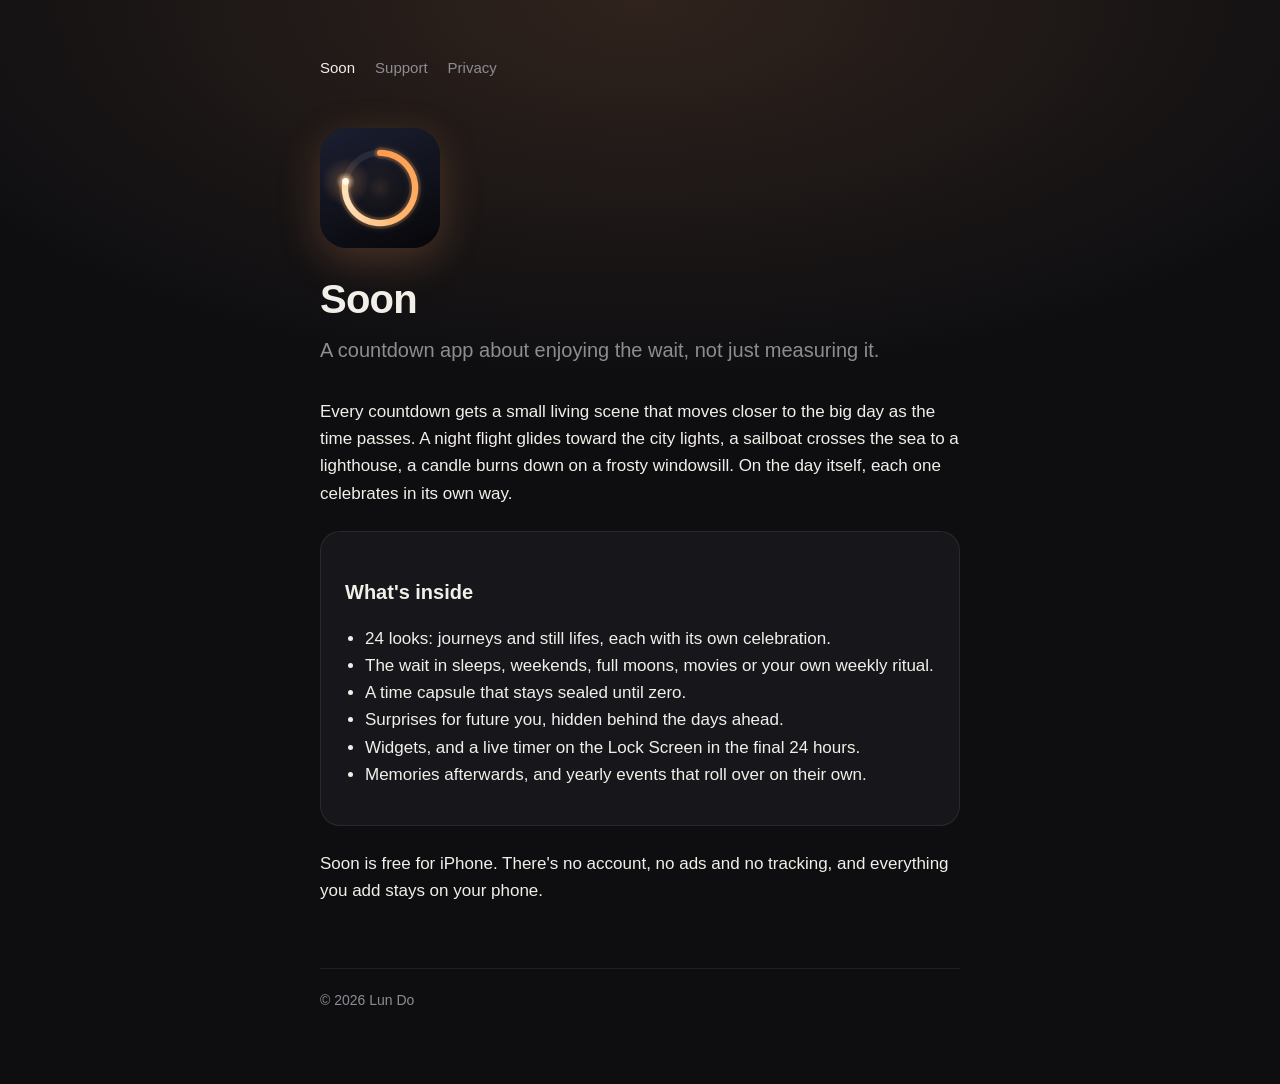
<file: index.html>
<!doctype html>
<html lang="en">
<head>
  <meta charset="utf-8">
  <meta name="viewport" content="width=device-width, initial-scale=1">
  <title>Soon</title>
  <meta name="description" content="A countdown app about enjoying the wait, not just measuring it.">
  <link rel="icon" href="icon.png">
  <link rel="stylesheet" href="style.css">
</head>
<body>
  <main>
    <nav>
      <a href="./" aria-current="page">Soon</a>
      <a href="support.html">Support</a>
      <a href="privacy.html">Privacy</a>
    </nav>

    <img class="icon" src="icon.png" alt="The Soon app icon">
    <h1>Soon</h1>
    <p class="lede">A countdown app about enjoying the wait, not just measuring it.</p>

    <p>Every countdown gets a small living scene that moves closer to the big day as the time passes. A night flight glides toward the city lights, a sailboat crosses the sea to a lighthouse, a candle burns down on a frosty windowsill. On the day itself, each one celebrates in its own way.</p>

    <div class="card">
      <h2>What's inside</h2>
      <ul>
        <li>24 looks: journeys and still lifes, each with its own celebration.</li>
        <li>The wait in sleeps, weekends, full moons, movies or your own weekly ritual.</li>
        <li>A time capsule that stays sealed until zero.</li>
        <li>Surprises for future you, hidden behind the days ahead.</li>
        <li>Widgets, and a live timer on the Lock Screen in the final 24 hours.</li>
        <li>Memories afterwards, and yearly events that roll over on their own.</li>
      </ul>
    </div>

    <p>Soon is free for iPhone. There's no account, no ads and no tracking, and everything you add stays on your phone.</p>

    <footer>&copy; 2026 Lun Do</footer>
  </main>
</body>
</html>
</file>
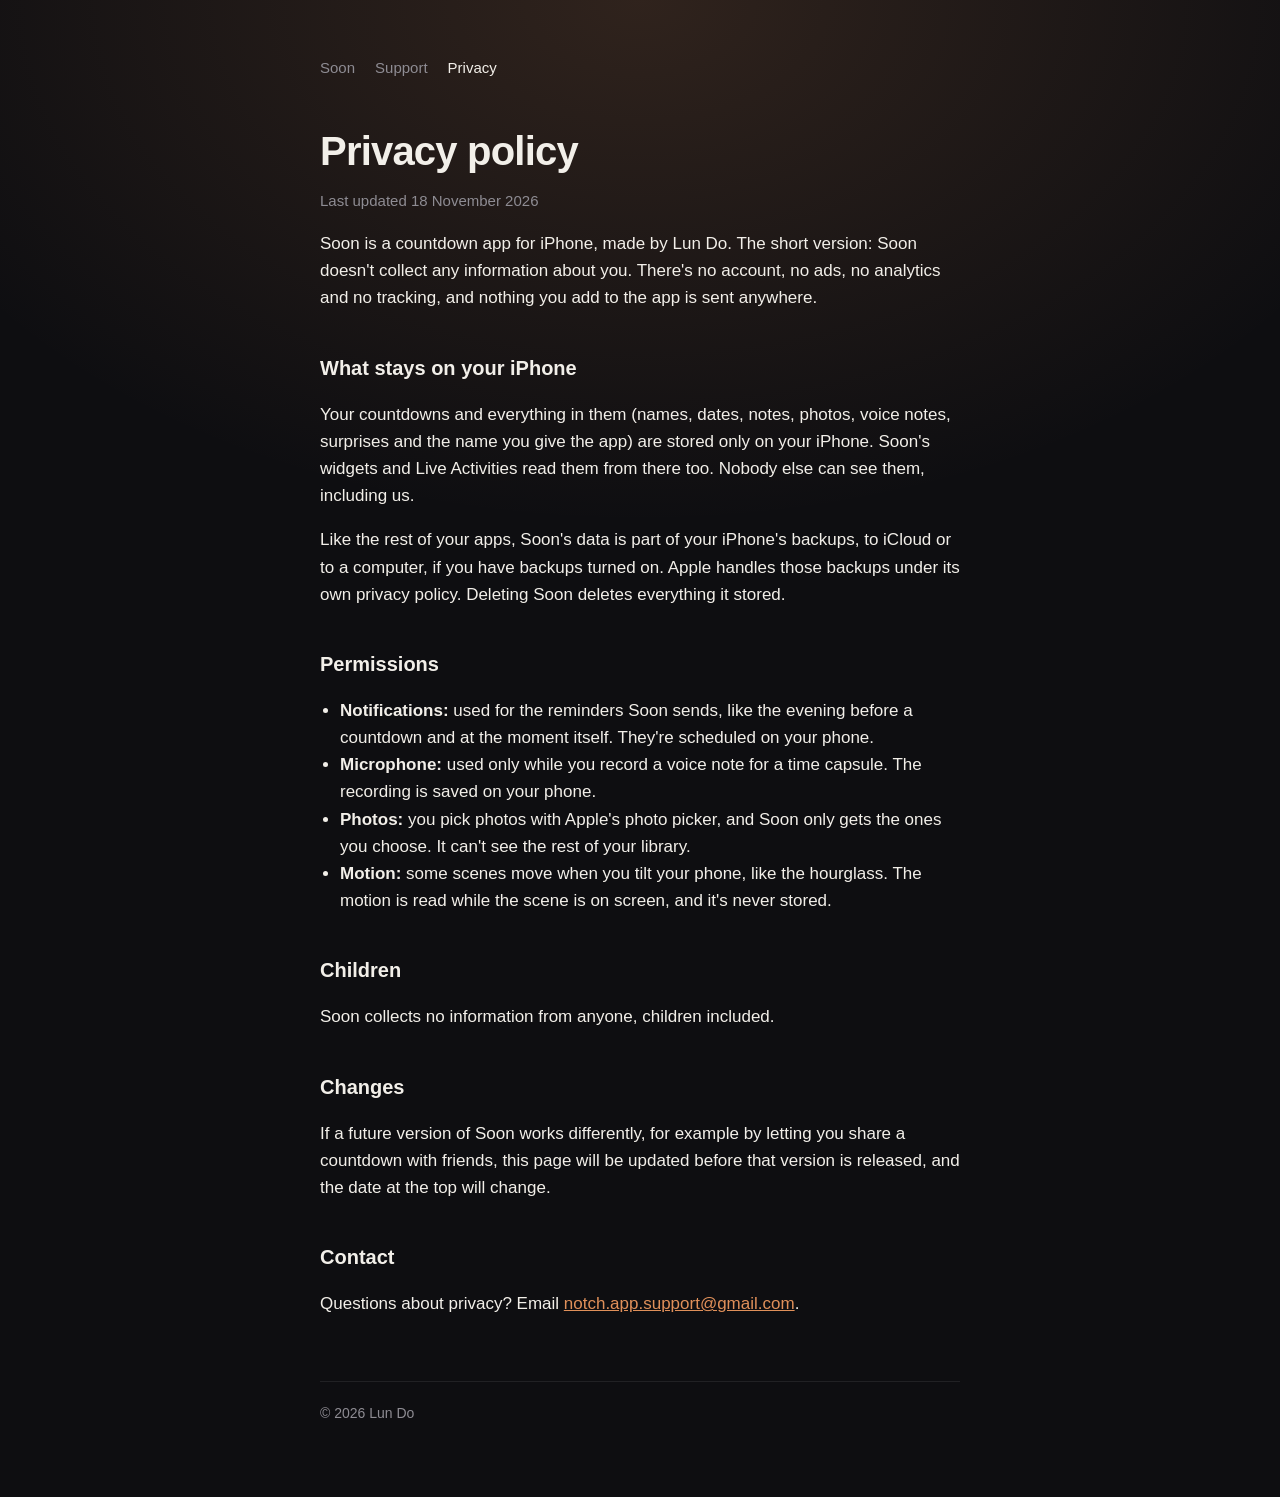
<file: privacy.html>
<!doctype html>
<html lang="en">
<head>
  <meta charset="utf-8">
  <meta name="viewport" content="width=device-width, initial-scale=1">
  <title>Soon Privacy Policy</title>
  <link rel="icon" href="icon.png">
  <link rel="stylesheet" href="style.css">
</head>
<body>
  <main>
    <nav>
      <a href="./">Soon</a>
      <a href="support.html">Support</a>
      <a href="privacy.html" aria-current="page">Privacy</a>
    </nav>

    <h1>Privacy policy</h1>
    <p class="meta">Last updated 18 November 2026</p>

    <p>Soon is a countdown app for iPhone, made by Lun Do. The short version: Soon doesn't collect any information about you. There's no account, no ads, no analytics and no tracking, and nothing you add to the app is sent anywhere.</p>

    <h2>What stays on your iPhone</h2>
    <p>Your countdowns and everything in them (names, dates, notes, photos, voice notes, surprises and the name you give the app) are stored only on your iPhone. Soon's widgets and Live Activities read them from there too. Nobody else can see them, including us.</p>
    <p>Like the rest of your apps, Soon's data is part of your iPhone's backups, to iCloud or to a computer, if you have backups turned on. Apple handles those backups under its own privacy policy. Deleting Soon deletes everything it stored.</p>

    <h2>Permissions</h2>
    <ul>
      <li><strong>Notifications:</strong> used for the reminders Soon sends, like the evening before a countdown and at the moment itself. They're scheduled on your phone.</li>
      <li><strong>Microphone:</strong> used only while you record a voice note for a time capsule. The recording is saved on your phone.</li>
      <li><strong>Photos:</strong> you pick photos with Apple's photo picker, and Soon only gets the ones you choose. It can't see the rest of your library.</li>
      <li><strong>Motion:</strong> some scenes move when you tilt your phone, like the hourglass. The motion is read while the scene is on screen, and it's never stored.</li>
    </ul>

    <h2>Children</h2>
    <p>Soon collects no information from anyone, children included.</p>

    <h2>Changes</h2>
    <p>If a future version of Soon works differently, for example by letting you share a countdown with friends, this page will be updated before that version is released, and the date at the top will change.</p>

    <h2>Contact</h2>
    <p>Questions about privacy? Email <a href="mailto:notch.app.support@gmail.com">notch.app.support@gmail.com</a>.</p>

    <footer>&copy; 2026 Lun Do</footer>
  </main>
</body>
</html>
</file>
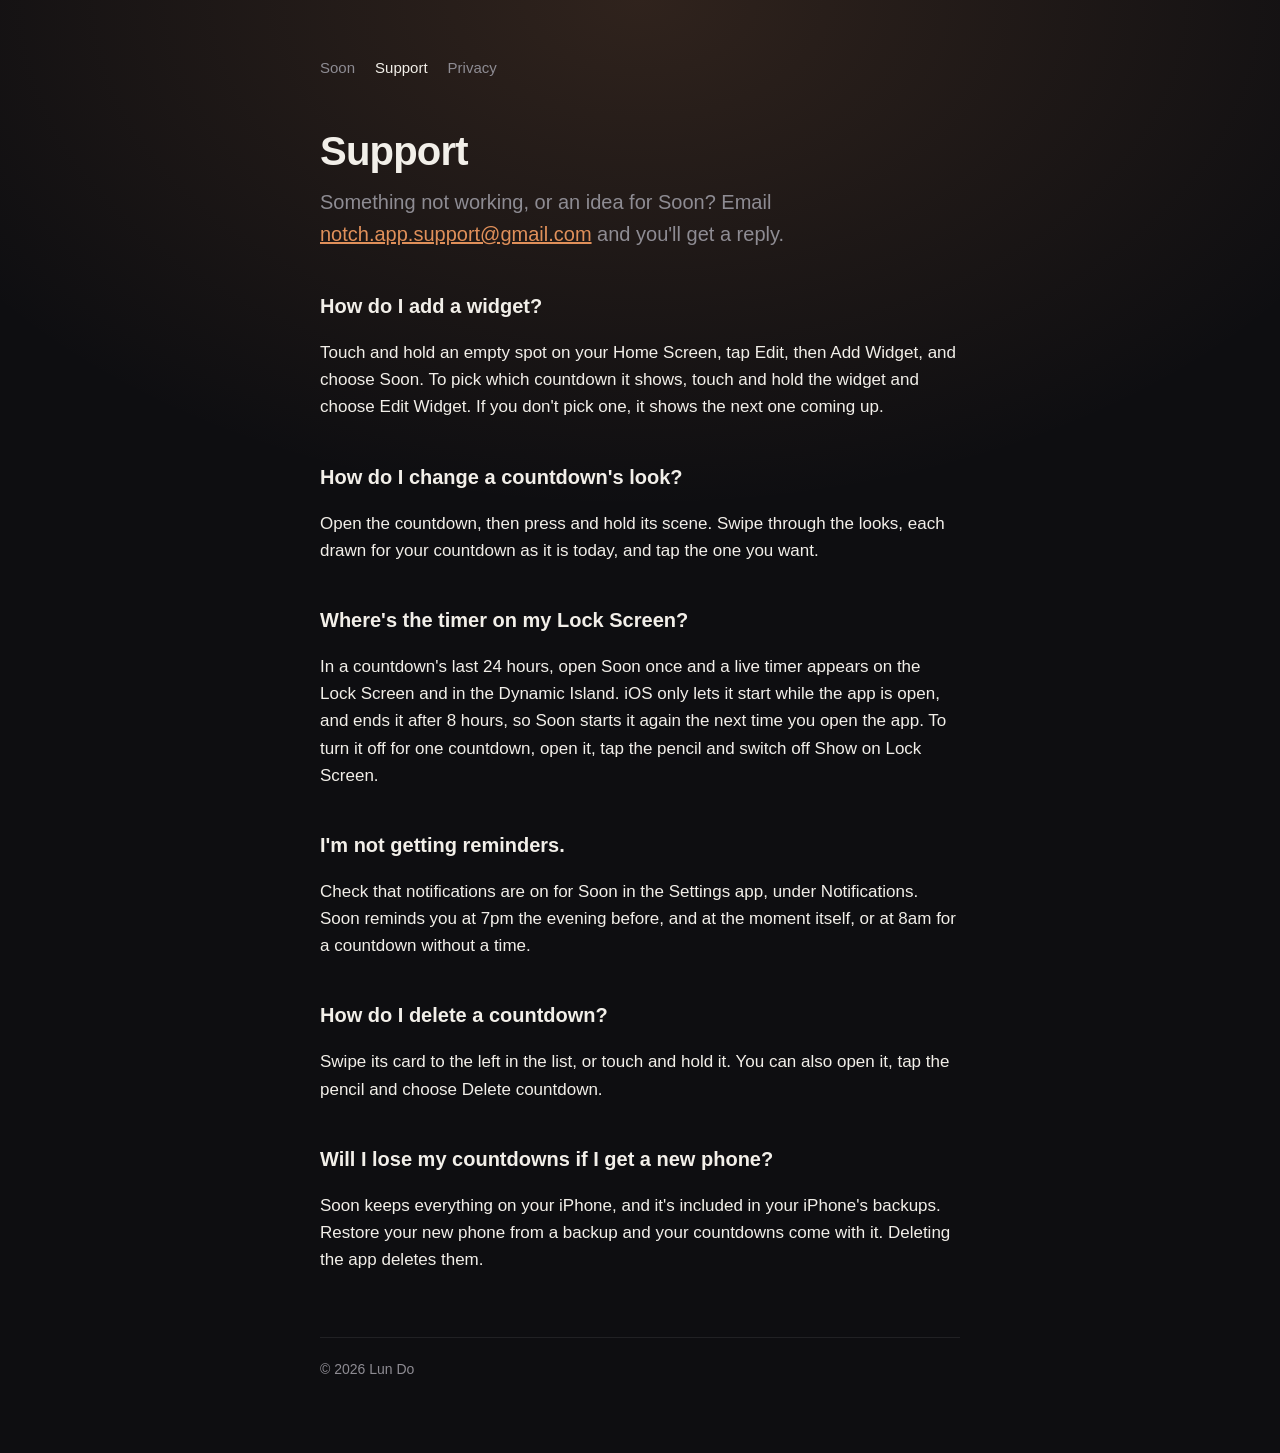
<file: support.html>
<!doctype html>
<html lang="en">
<head>
  <meta charset="utf-8">
  <meta name="viewport" content="width=device-width, initial-scale=1">
  <title>Soon Support</title>
  <link rel="icon" href="icon.png">
  <link rel="stylesheet" href="style.css">
</head>
<body>
  <main>
    <nav>
      <a href="./">Soon</a>
      <a href="support.html" aria-current="page">Support</a>
      <a href="privacy.html">Privacy</a>
    </nav>

    <h1>Support</h1>
    <p class="lede">Something not working, or an idea for Soon? Email <a href="mailto:notch.app.support@gmail.com">notch.app.support@gmail.com</a> and you'll get a reply.</p>

    <h2>How do I add a widget?</h2>
    <p>Touch and hold an empty spot on your Home Screen, tap Edit, then Add Widget, and choose Soon. To pick which countdown it shows, touch and hold the widget and choose Edit Widget. If you don't pick one, it shows the next one coming up.</p>

    <h2>How do I change a countdown's look?</h2>
    <p>Open the countdown, then press and hold its scene. Swipe through the looks, each drawn for your countdown as it is today, and tap the one you want.</p>

    <h2>Where's the timer on my Lock Screen?</h2>
    <p>In a countdown's last 24 hours, open Soon once and a live timer appears on the Lock Screen and in the Dynamic Island. iOS only lets it start while the app is open, and ends it after 8 hours, so Soon starts it again the next time you open the app. To turn it off for one countdown, open it, tap the pencil and switch off Show on Lock Screen.</p>

    <h2>I'm not getting reminders.</h2>
    <p>Check that notifications are on for Soon in the Settings app, under Notifications. Soon reminds you at 7pm the evening before, and at the moment itself, or at 8am for a countdown without a time.</p>

    <h2>How do I delete a countdown?</h2>
    <p>Swipe its card to the left in the list, or touch and hold it. You can also open it, tap the pencil and choose Delete countdown.</p>

    <h2>Will I lose my countdowns if I get a new phone?</h2>
    <p>Soon keeps everything on your iPhone, and it's included in your iPhone's backups. Restore your new phone from a backup and your countdowns come with it. Deleting the app deletes them.</p>

    <footer>&copy; 2026 Lun Do</footer>
  </main>
</body>
</html>
</file>
<file: style.css>
:root {
  --canvas: #0e0e11;
  --card: #17171b;
  --hairline: rgba(255, 255, 255, 0.08);
  --ink: #f2efe9;
  --muted: #8e8c93;
  --glow: #e0905a;
  color-scheme: dark;
}

* { box-sizing: border-box; }

html { -webkit-text-size-adjust: 100%; }

body {
  margin: 0;
  background: var(--canvas);
  background-image: radial-gradient(ellipse 90% 50% at 50% 0%, rgba(224, 144, 90, 0.16), transparent 70%);
  background-repeat: no-repeat;
  color: var(--ink);
  font: 17px/1.6 -apple-system, BlinkMacSystemFont, "SF Pro Text", "Helvetica Neue", Arial, sans-serif;
}

main {
  max-width: 680px;
  margin: 0 auto;
  padding: 56px 20px 72px;
}

nav {
  display: flex;
  gap: 20px;
  font-size: 15px;
  margin-bottom: 48px;
}

nav a { color: var(--muted); text-decoration: none; }
nav a:hover, nav a[aria-current] { color: var(--ink); }

a { color: var(--glow); }

h1 {
  font-size: 40px;
  line-height: 1.15;
  font-weight: 600;
  letter-spacing: -0.02em;
  margin: 0 0 12px;
}

h2 {
  font-size: 20px;
  font-weight: 600;
  margin: 40px 0 8px;
}

p, li { color: var(--ink); }

.lede { font-size: 20px; color: var(--muted); margin: 0 0 32px; }

.meta { color: var(--muted); font-size: 15px; }

.icon {
  width: 120px;
  height: 120px;
  border-radius: 27px;
  display: block;
  margin-bottom: 28px;
  box-shadow: 0 12px 40px rgba(224, 144, 90, 0.25);
}

.card {
  background: var(--card);
  border: 1px solid var(--hairline);
  border-radius: 20px;
  padding: 4px 24px 20px;
  margin: 24px 0;
}

ul { padding-left: 20px; }

footer {
  margin-top: 64px;
  padding-top: 20px;
  border-top: 1px solid var(--hairline);
  color: var(--muted);
  font-size: 14px;
}
</file>
